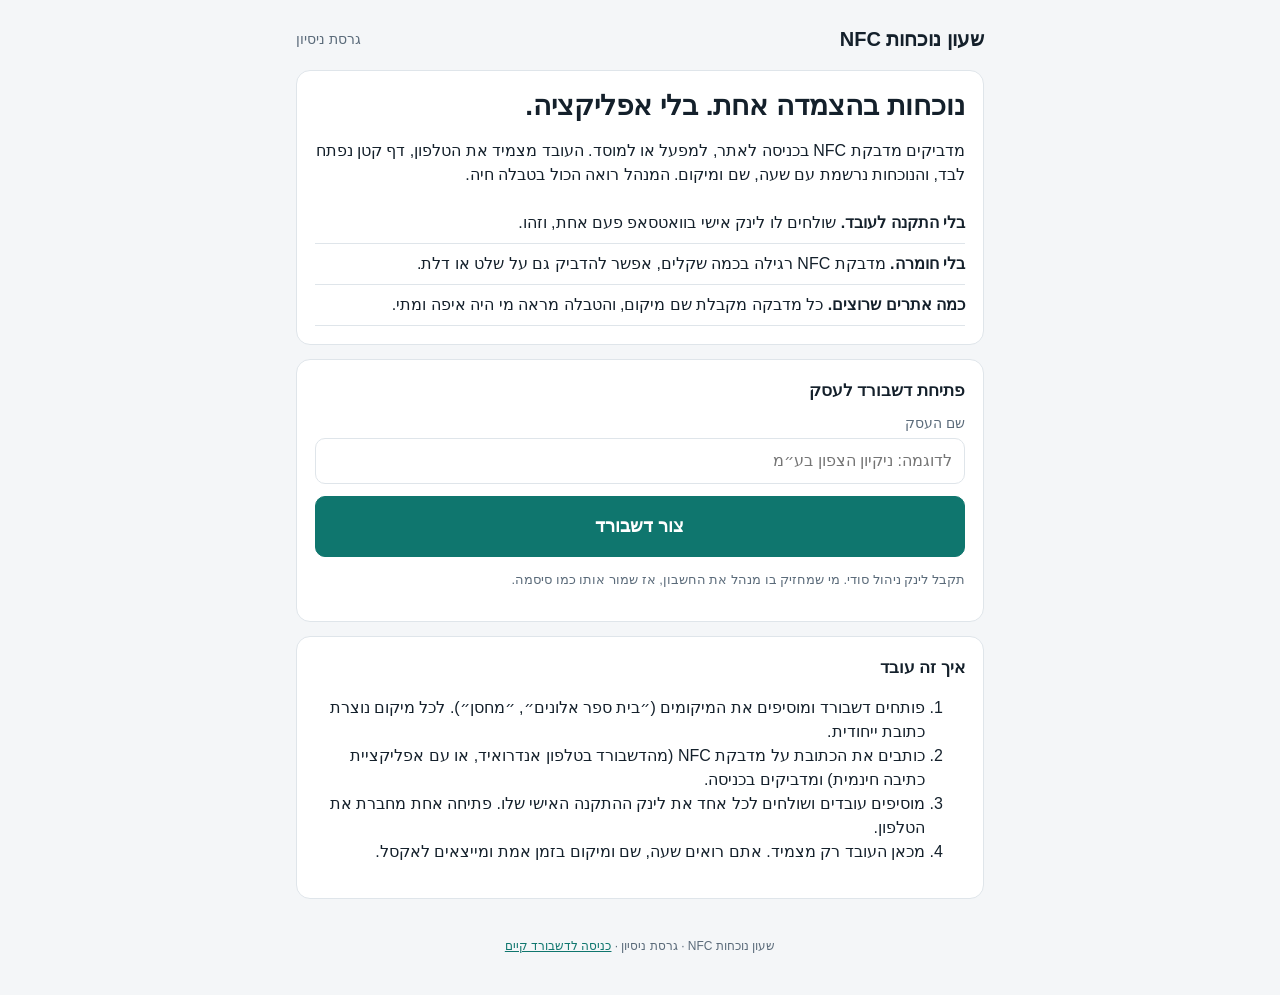
<file: index.html>
<!doctype html>
<html lang="he" dir="rtl">
<head>
<meta charset="utf-8">
<meta name="viewport" content="width=device-width, initial-scale=1">
<title>שעון נוכחות NFC — בלי אפליקציה</title>
<meta name="description" content="שעון נוכחות למעסיקים עם עובדים בשטח: מדביקים מדבקת NFC באתר, העובד מצמיד את הטלפון, הנוכחות נרשמת. בלי אפליקציה, בלי חומרה.">
<link rel="stylesheet" href="assets/app.css">
<script src="config.js"></script>
<script src="assets/app.js"></script>
</head>
<body>
<div class="wrap">
  <header class="top"><h1>שעון נוכחות NFC</h1><span class="org">גרסת ניסיון</span></header>

  <div class="card">
    <div class="big">נוכחות בהצמדה אחת. בלי אפליקציה.</div>
    <p>מדביקים מדבקת NFC בכניסה לאתר, למפעל או למוסד. העובד מצמיד את הטלפון, דף קטן נפתח לבד, והנוכחות נרשמת עם שעה, שם ומיקום. המנהל רואה הכול בטבלה חיה.</p>
    <ul class="clean">
      <li><strong>בלי התקנה לעובד.</strong> שולחים לו לינק אישי בוואטסאפ פעם אחת, וזהו.</li>
      <li><strong>בלי חומרה.</strong> מדבקת NFC רגילה בכמה שקלים, אפשר להדביק גם על שלט או דלת.</li>
      <li><strong>כמה אתרים שרוצים.</strong> כל מדבקה מקבלת שם מיקום, והטבלה מראה מי היה איפה ומתי.</li>
    </ul>
  </div>

  <div class="card" id="signup">
    <h2>פתיחת דשבורד לעסק</h2>
    <label for="orgName">שם העסק</label>
    <input id="orgName" maxlength="80" placeholder="לדוגמה: ניקיון הצפון בע״מ" autocomplete="organization">
    <div style="margin-top:12px"><button class="primary block" id="createBtn">צור דשבורד</button></div>
    <p class="small muted" id="signupErr"></p>
    <p class="small muted">תקבל לינק ניהול סודי. מי שמחזיק בו מנהל את החשבון, אז שמור אותו כמו סיסמה.</p>
  </div>

  <div class="card hidden" id="created">
    <h2 class="ok">הדשבורד מוכן</h2>
    <p>זה לינק הניהול שלך. <strong>שמור אותו עכשיו</strong> (סימניה, מנהל סיסמאות, מייל לעצמך). אין דרך לשחזר אותו.</p>
    <div class="code" id="adminUrl"></div>
    <div class="row" style="margin-top:12px">
      <button id="copyAdmin">העתק לינק</button>
      <a class="btn primary" id="openAdmin" href="#">פתח את הדשבורד</a>
    </div>
  </div>

  <div class="card">
    <h2>איך זה עובד</h2>
    <ol>
      <li>פותחים דשבורד ומוסיפים את המיקומים (״בית ספר אלונים״, ״מחסן״). לכל מיקום נוצרת כתובת ייחודית.</li>
      <li>כותבים את הכתובת על מדבקת NFC (מהדשבורד בטלפון אנדרואיד, או עם אפליקציית כתיבה חינמית) ומדביקים בכניסה.</li>
      <li>מוסיפים עובדים ושולחים לכל אחד את לינק ההתקנה האישי שלו. פתיחה אחת מחברת את הטלפון.</li>
      <li>מכאן העובד רק מצמיד. אתם רואים שעה, שם ומיקום בזמן אמת ומייצאים לאקסל.</li>
    </ol>
  </div>

  <footer>שעון נוכחות NFC · גרסת ניסיון · <a href="d/">כניסה לדשבורד קיים</a></footer>
</div>
<script>
(function () {
  var C = window.Clock, $ = function (id) { return document.getElementById(id); };
  $('createBtn').addEventListener('click', function () {
    var name = $('orgName').value.trim();
    if (!name) { $('orgName').focus(); return; }
    var b = $('createBtn'); b.disabled = true; b.textContent = 'יוצר…'; $('signupErr').textContent = '';
    C.api('/signup', { body: { org_name: name } }).then(function (r) {
      var url = C.siteBase() + 'd/?k=' + r.admin_key;
      $('adminUrl').textContent = url; $('openAdmin').href = url;
      $('copyAdmin').onclick = function () { C.copy(url); };
      $('signup').classList.add('hidden'); $('created').classList.remove('hidden');
      try { localStorage.setItem('clock_admin_key', r.admin_key); } catch (e) {}
    }, function (err) { b.disabled = false; b.textContent = 'צור דשבורד'; $('signupErr').textContent = C.msg(err); });
  });
})();
</script>
</body>
</html>
</file>
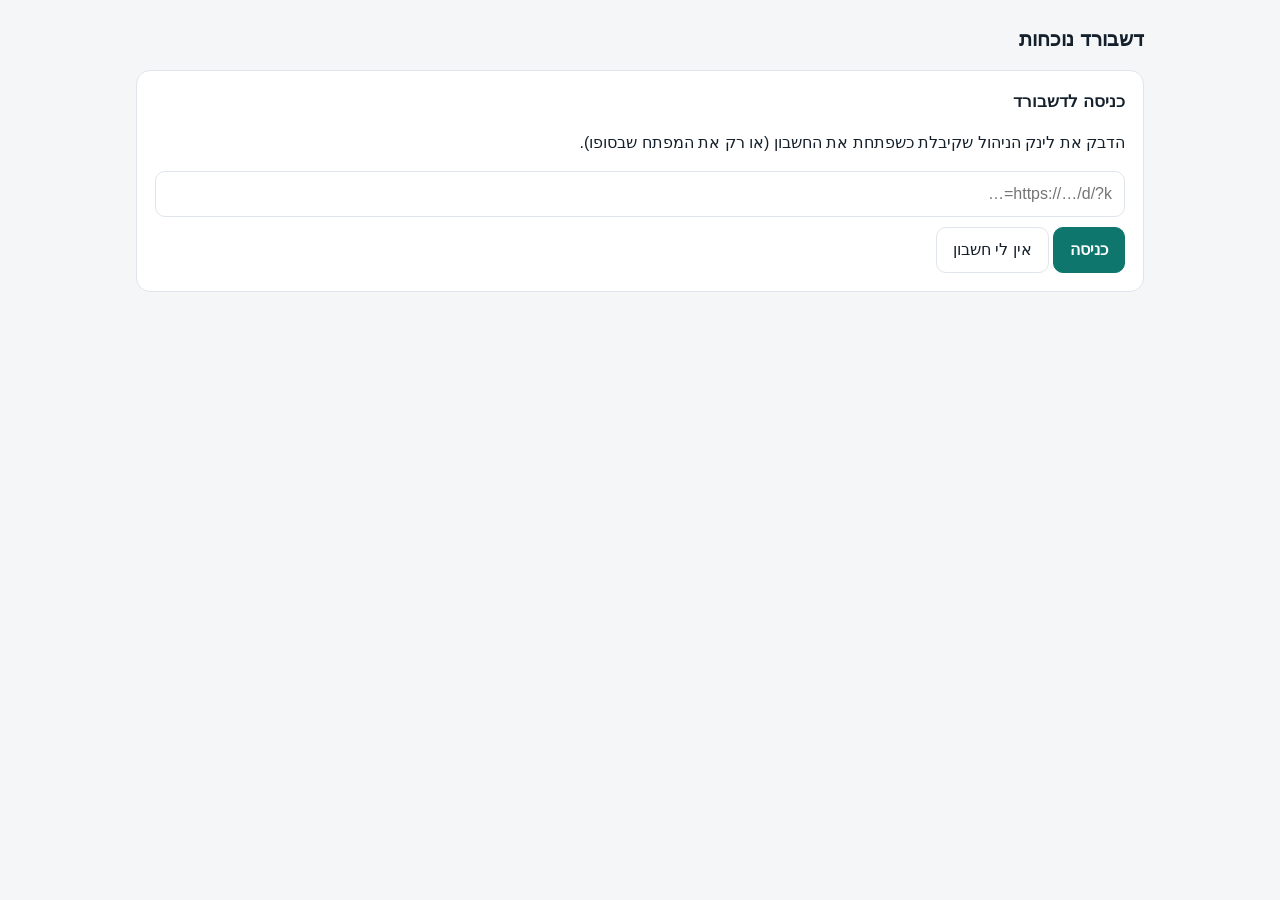
<file: d/index.html>
<!doctype html>
<html lang="he" dir="rtl">
<head>
<meta charset="utf-8">
<meta name="viewport" content="width=device-width, initial-scale=1">
<meta name="robots" content="noindex">
<title>דשבורד נוכחות</title>
<link rel="stylesheet" href="../assets/app.css">
<script src="../config.js"></script>
<script src="../assets/app.js"></script>
</head>
<body>
<div class="wrap wide">
  <header class="top"><h1>דשבורד נוכחות</h1><span class="org" id="orgName"></span></header>

  <div class="card hidden" id="noKey">
    <h2>כניסה לדשבורד</h2>
    <p>הדבק את לינק הניהול שקיבלת כשפתחת את החשבון (או רק את המפתח שבסופו).</p>
    <input id="keyInput" placeholder="https://…/d/?k=…">
    <div style="margin-top:10px"><button class="primary" id="keyGo">כניסה</button> <a class="btn" href="../">אין לי חשבון</a></div>
  </div>

  <div id="app" class="hidden">
    <div class="tabs">
      <button data-tab="today" class="on">נוכחות</button>
      <button data-tab="workers">עובדים</button>
      <button data-tab="tags">מדבקות ומיקומים</button>
      <button data-tab="export">ייצוא</button>
    </div>

    <!-- ===== today ===== -->
    <section id="tab-today">
      <div class="card">
        <div class="row">
          <button class="fix sm" id="prevDay">‹ יום קודם</button>
          <input type="date" id="day" class="fix" style="width:auto">
          <button class="fix sm" id="nextDay">יום הבא ›</button>
          <span class="muted small" id="refreshNote"></span>
        </div>
      </div>
      <div class="card" id="nowCard">
        <h2>עכשיו בעבודה</h2>
        <div id="nowList" class="muted small">—</div>
      </div>
      <div class="card">
        <table>
          <thead><tr><th style="width:70px">שעה</th><th>שם</th><th>מיקום</th><th style="width:120px"></th></tr></thead>
          <tbody id="eventRows"></tbody>
        </table>
        <div class="row" style="margin-top:14px">
          <button class="sm fix" id="manualBtn">+ הוסף רישום ידני</button>
        </div>
        <div id="manualBox" class="hidden" style="margin-top:10px">
          <div class="row">
            <select id="mWorker"></select>
            <select id="mKind"><option value="in">כניסה</option><option value="out">סיום עבודה</option></select>
            <select id="mTag"></select>
            <input type="time" id="mTime">
            <input id="mNote" placeholder="הערה (לא חובה)" maxlength="200">
            <button class="primary fix" id="mSave">שמור</button>
          </div>
          <p class="small muted">רישום ידני מסומן כ״ידני״ בייצוא. משמש למי ששכח לסמן.</p>
        </div>
      </div>
    </section>

    <!-- ===== workers ===== -->
    <section id="tab-workers" class="hidden">
      <div class="card">
        <h2>הוספת עובד</h2>
        <div class="row">
          <input id="wName" placeholder="שם מלא" maxlength="60">
          <input id="wPhone" placeholder="נייד (לשליחה בוואטסאפ, לא חובה)" maxlength="24" inputmode="tel">
          <button class="primary fix" id="wAdd">הוסף</button>
        </div>
        <p class="small muted">אחרי ההוספה שולחים לעובד את לינק ההתקנה האישי שלו. פתיחה אחת בטלפון, וזהו.</p>
      </div>
      <div class="card">
        <table>
          <thead><tr><th>שם</th><th>מצב</th><th>לינק התקנה</th><th></th></tr></thead>
          <tbody id="workerRows"></tbody>
        </table>
      </div>
    </section>

    <!-- ===== tags ===== -->
    <section id="tab-tags" class="hidden">
      <div class="card">
        <h2>הוספת מיקום (מדבקה)</h2>
        <div class="row">
          <input id="tLoc" placeholder="שם המיקום, למשל: בית ספר אלונים" maxlength="80">
          <button class="fix" id="tGps">קח את המיקום הנוכחי שלי</button>
          <button class="primary fix" id="tAdd">צור מדבקה</button>
        </div>
        <p class="small muted" id="tGpsNote">כדאי ללחוץ ״קח את המיקום הנוכחי״ כשאתה עומד ליד המדבקה. ככה רישום מרחוק מסומן למנהל.</p>
      </div>
      <div class="card">
        <table>
          <thead><tr><th>מיקום</th><th>קוד</th><th>GPS</th><th></th></tr></thead>
          <tbody id="tagRows"></tbody>
        </table>
      </div>
      <div class="card">
        <h2>איך כותבים את הכתובת על המדבקה</h2>
        <ul class="clean small">
          <li><strong>אנדרואיד (Chrome):</strong> לחץ ״כתוב למדבקה״ ליד המיקום, הצמד מדבקה ריקה לגב הטלפון.</li>
          <li><strong>אייפון:</strong> התקן אפליקציית כתיבה חינמית (למשל NFC Tools), בחר Write ← Add a record ← URL, הדבק את הכתובת שהעתקת, לחץ Write והצמד.</li>
          <li>מדבקה שכבר נכתבה אפשר לכתוב מחדש. על דלת מתכת צריך מדבקה עם גב אנטי-מתכת, או להדביק על שלט פלסטיק.</li>
        </ul>
      </div>
    </section>

    <!-- ===== export ===== -->
    <section id="tab-export" class="hidden">
      <div class="card">
        <h2>ייצוא לאקסל (CSV)</h2>
        <div class="row">
          <div><label>מתאריך</label><input type="date" id="xFrom"></div>
          <div><label>עד תאריך</label><input type="date" id="xTo"></div>
          <button class="primary fix" id="xGo" style="align-self:flex-end">הורד קובץ</button>
        </div>
        <p class="small muted">הקובץ נפתח באקסל בעברית תקינה. עמודות: תאריך, שעה, שם, מיקום, סוג, מרחק מהמדבקה, דגלים, מקור, הערה.</p>
      </div>
      <div class="card">
        <h2>לינק הניהול</h2>
        <p class="small">כל מי שמחזיק בלינק הזה רואה ועורך את הנוכחות. שמור אותו במקום בטוח.</p>
        <button class="sm" id="copyAdminLink">העתק את לינק הניהול</button>
      </div>
    </section>
  </div>
</div>

<script>
(function () {
  var C = window.Clock, $ = function (id) { return document.getElementById(id); };
  var KEY_RE = /^[A-Za-z0-9_-]{40,48}$/;
  var key = C.qs('k') || location.hash.replace('#', '');
  if (!key) { try { key = localStorage.getItem('clock_admin_key') || ''; } catch (e) {} }
  var state = { org: null, workers: [], tags: [], day: C.todayLocal(), timer: null };

  function show(sel) { ['today', 'workers', 'tags', 'export'].forEach(function (t) { $('tab-' + t).classList.toggle('hidden', t !== sel); }); document.querySelectorAll('.tabs button').forEach(function (b) { b.classList.toggle('on', b.dataset.tab === sel); }); }
  document.querySelectorAll('.tabs button').forEach(function (b) { b.addEventListener('click', function () { show(b.dataset.tab); }); });

  function A(path, opts) { opts = opts || {}; opts.admin = key; return C.api(path, opts); }
  function base() { return C.siteBase(); }
  function installUrl(w) { return base() + 's/?k=' + w.install_key; }
  function tagUrl(t) { return base() + 't/?c=' + t.code; }
  function waUrl(w) {
    var text = 'היי ' + w.name + ', זה לינק ההתקנה האישי שלך לשעון הנוכחות של ' + state.org.name + '. פתח אותו פעם אחת בטלפון: ' + installUrl(w);
    var phone = (w.phone || '').replace(/\D/g, '');
    if (phone.indexOf('0') === 0) phone = '972' + phone.slice(1);
    return 'https://wa.me/' + phone + '?text=' + encodeURIComponent(text);
  }

  // ---- login gate ----
  if (!KEY_RE.test(key)) {
    $('noKey').classList.remove('hidden');
    $('keyGo').addEventListener('click', function () {
      var v = $('keyInput').value.trim(); var m = v.match(/k=([A-Za-z0-9_-]{40,48})/); v = m ? m[1] : v;
      if (!KEY_RE.test(v)) { C.toast('הלינק לא נראה תקין'); return; }
      location.href = location.pathname + '?k=' + v;
    });
    return;
  }
  try { localStorage.setItem('clock_admin_key', key); } catch (e) {}
  if (C.qs('k')) history.replaceState(null, '', location.pathname); // keep the secret out of the address bar
  $('app').classList.remove('hidden');

  // ---- overview (org, workers, tags, who is in now) ----
  function loadOverview() {
    return A('/admin/overview').then(function (r) {
      state.org = r.org; state.workers = r.workers; state.tags = r.tags;
      $('orgName').textContent = r.org.name; document.title = r.org.name + ' · נוכחות';
      renderNow(); renderWorkers(); renderTags(); fillManualSelects();
    });
  }
  function renderNow() {
    var ins = state.workers.filter(function (w) { return w.last && w.last.kind === 'in'; });
    $('nowList').innerHTML = ins.length ? ins.map(function (w) { return '<span class="pill">' + C.esc(w.name) + ' · ' + C.esc(w.last.location || '') + ' · ' + C.esc(w.last.time) + '</span> '; }).join('') : '<span class="muted">אף אחד לא רשום כרגע בעבודה</span>';
  }

  // ---- events of a day ----
  function loadDay() {
    $('day').value = state.day;
    return A('/admin/events?from=' + state.day + '&to=' + state.day).then(function (r) {
      var rows = $('eventRows'); rows.innerHTML = '';
      if (!r.events.length) rows.innerHTML = '<tr><td colspan="4" class="muted">אין רישומים ביום הזה</td></tr>';
      r.events.forEach(function (e) {
        var tr = document.createElement('tr'); if (e.kind === 'out') tr.className = 'out';
        var flag = e.flags.indexOf('far') >= 0 ? ' <span class="pill warn" title="המיקום שדווח רחוק מהמדבקה">' + (e.distance_m != null ? e.distance_m + ' מ׳ מהמדבקה' : 'רחוק') + '</span>' : e.flags.indexOf('no_gps') >= 0 ? ' <span class="pill gray">ללא GPS</span>' : '';
        var src = e.source === 'manual' ? ' <span class="pill gray">ידני</span>' : '';
        tr.innerHTML = '<td><strong>' + C.esc(e.time) + '</strong></td><td>' + C.esc(e.worker || '') + '</td><td>' + (e.kind === 'out' ? 'סיום עבודה' : C.esc(e.location || (e.tag_id ? 'מיקום שנמחק' : 'ללא מיקום'))) + flag + src + (e.note ? ' <span class="muted small">' + C.esc(e.note) + '</span>' : '') + '</td><td><button class="sm danger" data-del="' + e.id + '">מחק</button></td>';
        rows.appendChild(tr);
      });
      $('refreshNote').textContent = 'עודכן ' + new Date().toLocaleTimeString('he-IL', { hour: '2-digit', minute: '2-digit' });
    });
  }
  $('eventRows').addEventListener('click', function (ev) {
    var id = ev.target && ev.target.dataset && ev.target.dataset.del; if (!id) return;
    if (!confirm('למחוק את הרישום הזה?')) return;
    A('/admin/events/' + id, { method: 'DELETE' }).then(function () { refresh(); }, function (e) { C.toast(C.msg(e)); });
  });
  function shiftDay(n) { var d = new Date(state.day + 'T12:00:00Z'); d.setUTCDate(d.getUTCDate() + n); state.day = d.toISOString().slice(0, 10); loadDay(); }
  $('prevDay').addEventListener('click', function () { shiftDay(-1); });
  $('nextDay').addEventListener('click', function () { shiftDay(1); });
  $('day').addEventListener('change', function () { if ($('day').value) { state.day = $('day').value; loadDay(); } });

  // ---- manual entry ----
  function fillManualSelects() {
    $('mWorker').innerHTML = state.workers.filter(function (w) { return w.active; }).map(function (w) { return '<option value="' + w.id + '">' + C.esc(w.name) + '</option>'; }).join('');
    $('mTag').innerHTML = '<option value="">(בלי מיקום)</option>' + state.tags.map(function (t) { return '<option value="' + t.id + '">' + C.esc(t.location) + '</option>'; }).join('');
  }
  $('manualBtn').addEventListener('click', function () { $('manualBox').classList.toggle('hidden'); });
  $('mKind').addEventListener('change', function () { $('mTag').disabled = $('mKind').value === 'out'; });
  $('mSave').addEventListener('click', function () {
    var time = $('mTime').value; if (!time) { C.toast('בחר שעה'); return; }
    // local wall time of the chosen day in the org's zone → an instant
    var ts = zonedToIso(state.day, time, state.org.tz);
    A('/admin/events', { body: { worker_id: $('mWorker').value, kind: $('mKind').value, tag_id: $('mKind').value === 'in' ? ($('mTag').value || null) : null, ts: ts, note: $('mNote').value } })
      .then(function () { $('mNote').value = ''; $('manualBox').classList.add('hidden'); refresh(); C.toast('נשמר'); }, function (e) { C.toast(C.msg(e)); });
  });
  function zonedToIso(date, hhmm, tz) {
    var guess = new Date(date + 'T' + hhmm + ':00Z').getTime();
    for (var i = 0; i < 3; i++) {
      var parts = new Intl.DateTimeFormat('en-CA', { timeZone: tz, hour12: false, year: 'numeric', month: '2-digit', day: '2-digit', hour: '2-digit', minute: '2-digit' }).formatToParts(new Date(guess)).reduce(function (o, p) { o[p.type] = p.value; return o; }, {});
      var asUtc = Date.UTC(+parts.year, +parts.month - 1, +parts.day, +parts.hour % 24, +parts.minute);
      var target = new Date(date + 'T' + hhmm + ':00Z').getTime();
      var next = target - (asUtc - guess); if (next === guess) break; guess = next;
    }
    return new Date(guess).toISOString();
  }

  // ---- workers ----
  function renderWorkers() {
    var rows = $('workerRows'); rows.innerHTML = '';
    if (!state.workers.length) rows.innerHTML = '<tr><td colspan="4" class="muted">עוד אין עובדים. הוסף את הראשון למעלה.</td></tr>';
    state.workers.forEach(function (w) {
      var tr = document.createElement('tr'); if (!w.active) tr.className = 'out';
      var st = !w.active ? '<span class="pill gray">מושבת</span>' : w.bound ? '<span class="pill">טלפון מחובר</span>' : '<span class="pill warn">עוד לא פתח את הלינק</span>';
      tr.innerHTML = '<td><strong>' + C.esc(w.name) + '</strong><div class="small muted">' + C.esc(w.phone || '') + '</div></td><td>' + st + '</td>' +
        '<td><button class="sm" data-act="copy" data-id="' + w.id + '">העתק לינק</button> <a class="btn sm" target="_blank" rel="noopener" href="' + waUrl(w) + '">שלח בוואטסאפ</a></td>' +
        '<td>' + (w.bound ? '<button class="sm" data-act="unbind" data-id="' + w.id + '">נתק טלפון</button> ' : '') + '<button class="sm ' + (w.active ? 'danger' : '') + '" data-act="toggle" data-id="' + w.id + '">' + (w.active ? 'השבת' : 'הפעל') + '</button></td>';
      rows.appendChild(tr);
    });
  }
  $('wAdd').addEventListener('click', function () {
    var name = $('wName').value.trim(); if (!name) { $('wName').focus(); return; }
    A('/admin/workers', { body: { name: name, phone: $('wPhone').value.trim() || null } }).then(function () { $('wName').value = ''; $('wPhone').value = ''; loadOverview(); C.toast('נוסף'); }, function (e) { C.toast(C.msg(e)); });
  });
  $('workerRows').addEventListener('click', function (ev) {
    var b = ev.target.closest && ev.target.closest('button[data-act]'); if (!b) return;
    var w = state.workers.filter(function (x) { return x.id === b.dataset.id; })[0]; if (!w) return;
    if (b.dataset.act === 'copy') return C.copy(installUrl(w));
    if (b.dataset.act === 'unbind') { if (!confirm('לנתק את הטלפון של ' + w.name + '? הוא יצטרך לפתוח את הלינק שוב.')) return; return A('/admin/workers/' + w.id, { method: 'PATCH', body: { unbind: true } }).then(loadOverview, function (e) { C.toast(C.msg(e)); }); }
    if (b.dataset.act === 'toggle') return A('/admin/workers/' + w.id, { method: 'PATCH', body: { active: !w.active } }).then(loadOverview, function (e) { C.toast(C.msg(e)); });
  });

  // ---- tags ----
  var pendingGps = null;
  function renderTags() {
    var rows = $('tagRows'); rows.innerHTML = '';
    if (!state.tags.length) rows.innerHTML = '<tr><td colspan="4" class="muted">עוד אין מיקומים. צור את המדבקה הראשונה למעלה.</td></tr>';
    var canNfc = 'NDEFReader' in window;
    state.tags.forEach(function (t) {
      var tr = document.createElement('tr');
      tr.innerHTML = '<td><strong>' + C.esc(t.location) + '</strong><div class="small muted code">' + C.esc(tagUrl(t)) + '</div></td><td><span class="code">' + C.esc(t.code) + '</span></td>' +
        '<td class="small">' + (t.lat != null ? '✓ ' + t.lat.toFixed(4) + ', ' + t.lng.toFixed(4) : '<span class="muted">לא הוגדר</span>') + ' <button class="sm" data-act="gps" data-id="' + t.id + '">עדכן למיקומי</button></td>' +
        '<td><button class="sm" data-act="copy" data-id="' + t.id + '">העתק כתובת</button> ' + (canNfc ? '<button class="sm primary" data-act="write" data-id="' + t.id + '">כתוב למדבקה</button> ' : '') + '<button class="sm danger" data-act="del" data-id="' + t.id + '">מחק</button></td>';
      rows.appendChild(tr);
    });
  }
  $('tGps').addEventListener('click', function () {
    $('tGpsNote').textContent = 'מאתר…';
    C.locate(10000).then(function (p) { pendingGps = p; $('tGpsNote').textContent = p ? 'המיקום נשמר (דיוק ' + p.accuracy + ' מ׳). עכשיו תן שם וצור מדבקה.' : 'לא הצלחתי לקבל מיקום. אפשר ליצור בלי, ולעדכן אחר כך.'; });
  });
  $('tAdd').addEventListener('click', function () {
    var loc = $('tLoc').value.trim(); if (!loc) { $('tLoc').focus(); return; }
    var body = { location: loc }; if (pendingGps) { body.lat = pendingGps.lat; body.lng = pendingGps.lng; body.radius_m = Math.max(150, Math.min(500, pendingGps.accuracy * 2)); }
    A('/admin/tags', { body: body }).then(function () { $('tLoc').value = ''; pendingGps = null; $('tGpsNote').textContent = 'נוצר. העתק את הכתובת וכתוב אותה על המדבקה.'; loadOverview(); }, function (e) { C.toast(C.msg(e)); });
  });
  $('tagRows').addEventListener('click', function (ev) {
    var b = ev.target.closest && ev.target.closest('button[data-act]'); if (!b) return;
    var t = state.tags.filter(function (x) { return x.id === b.dataset.id; })[0]; if (!t) return;
    if (b.dataset.act === 'copy') return C.copy(tagUrl(t));
    if (b.dataset.act === 'del') { if (!confirm('למחוק את "' + t.location + '"? הרישומים הישנים יישארו בלי שם מיקום.')) return; return A('/admin/tags/' + t.id, { method: 'DELETE' }).then(loadOverview, function (e) { C.toast(C.msg(e)); }); }
    if (b.dataset.act === 'gps') { C.toast('מאתר…'); return C.locate(10000).then(function (p) { if (!p) return C.toast('אין מיקום'); return A('/admin/tags/' + t.id, { method: 'PATCH', body: { lat: p.lat, lng: p.lng, radius_m: Math.max(150, Math.min(500, p.accuracy * 2)) } }).then(loadOverview); }); }
    if (b.dataset.act === 'write') {
      b.disabled = true; b.textContent = 'הצמד מדבקה…';
      try {
        new NDEFReader().write({ records: [{ recordType: 'url', data: tagUrl(t) }] }).then(function () { C.toast('נכתב למדבקה ✓'); }, function (e) { C.toast('הכתיבה נכשלה: ' + (e && e.message)); }).then(function () { b.disabled = false; b.textContent = 'כתוב למדבקה'; });
      } catch (e) { b.disabled = false; b.textContent = 'כתוב למדבקה'; C.toast('הדפדפן הזה לא תומך בכתיבת NFC'); }
    }
  });

  // ---- export ----
  $('xFrom').value = state.day.slice(0, 8) + '01'; $('xTo').value = state.day;
  $('xGo').addEventListener('click', function () {
    var f = $('xFrom').value, t = $('xTo').value; if (!f || !t) return;
    A('/admin/events?from=' + f + '&to=' + t + '&format=csv').then(function (csv) {
      var blob = new Blob([csv], { type: 'text/csv;charset=utf-8' }); var a = document.createElement('a');
      a.href = URL.createObjectURL(blob); a.download = 'attendance-' + f + '-' + t + '.csv'; document.body.appendChild(a); a.click(); setTimeout(function () { URL.revokeObjectURL(a.href); a.remove(); }, 1000);
    }, function (e) { C.toast(C.msg(e)); });
  });
  $('copyAdminLink').addEventListener('click', function () { C.copy(base() + 'd/?k=' + key); });

  // ---- boot + refresh ----
  function refresh() { return Promise.all([loadOverview(), loadDay()]); }
  refresh().catch(function (e) {
    if (e.status === 401) { try { localStorage.removeItem('clock_admin_key'); } catch (x) {} $('app').classList.add('hidden'); $('noKey').classList.remove('hidden'); C.toast(C.msg(e)); }
    else C.toast(C.msg(e));
  });
  state.timer = setInterval(function () { if (!document.hidden && state.day === C.todayLocal(state.org && state.org.tz)) refresh().catch(function () {}); }, 15000);
  document.addEventListener('visibilitychange', function () { if (!document.hidden) refresh().catch(function () {}); });
})();
</script>
</body>
</html>
</file>
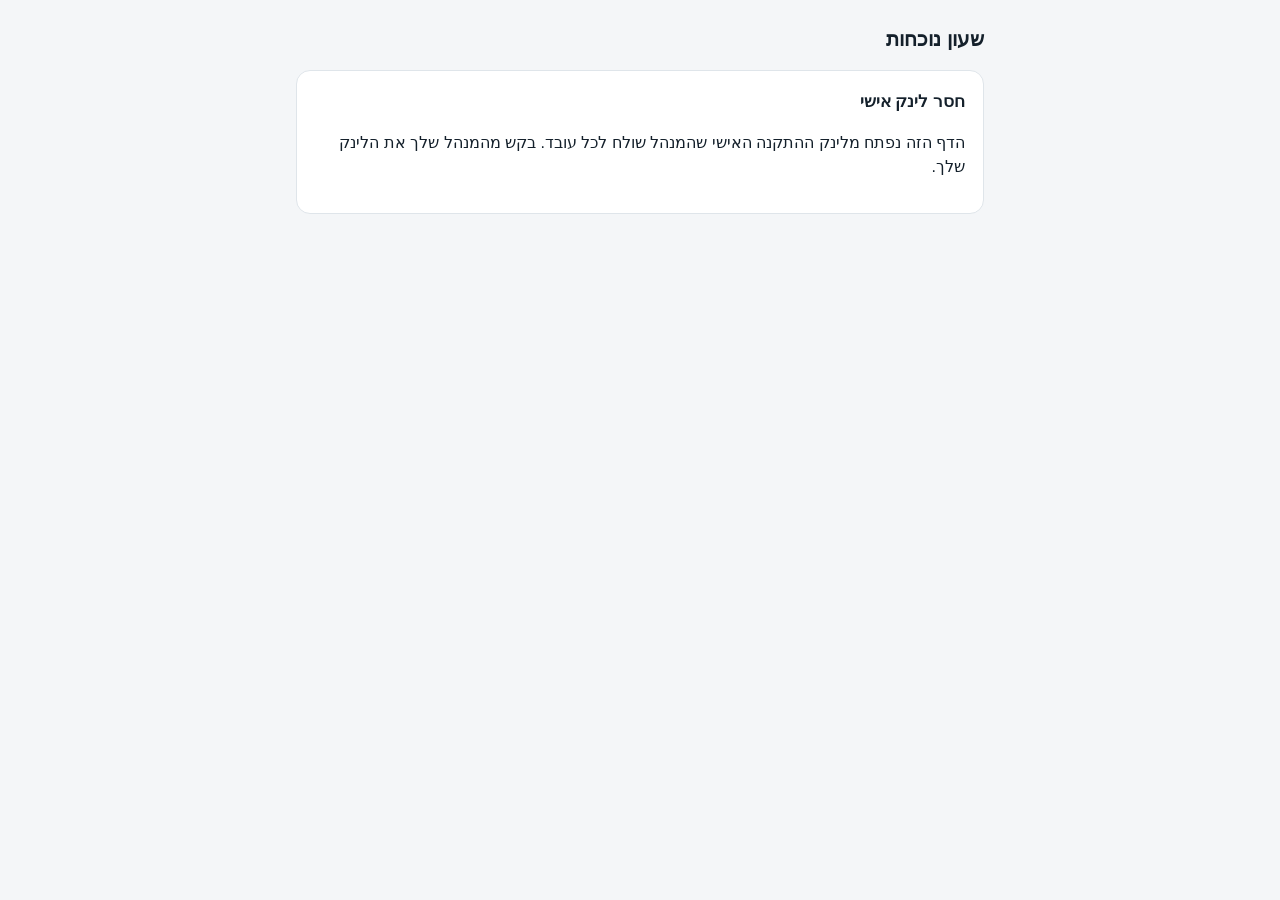
<file: s/index.html>
<!doctype html>
<html lang="he" dir="rtl">
<head>
<meta charset="utf-8">
<meta name="viewport" content="width=device-width, initial-scale=1">
<meta name="robots" content="noindex">
<title>חיבור הטלפון לשעון הנוכחות</title>
<link rel="stylesheet" href="../assets/app.css">
<script src="../config.js"></script>
<script src="../assets/app.js"></script>
</head>
<body>
<div class="wrap">
  <header class="top"><h1>שעון נוכחות</h1></header>

  <div class="card center" id="working"><div class="spinner"></div><div>מחבר את הטלפון…</div></div>

  <div class="card hidden" id="done">
    <div class="check">✓</div>
    <div class="big center" id="doneTitle"></div>
    <p class="center muted" id="doneOrg"></p>
    <div class="hint">
      <strong>מעכשיו זה פשוט:</strong> כשמגיעים לאתר, מצמידים את הטלפון למדבקה בכניסה. הדף נפתח לבד והנוכחות נרשמת.
      בסיום היום לוחצים ״סיום יום עבודה״ באותו דף.
    </div>
    <ul class="clean small muted" style="margin-top:12px">
      <li>באייפון: הטלפון צריך להיות פתוח (מסך דלוק), מצמידים את החלק העליון של הטלפון למדבקה.</li>
      <li>באנדרואיד: ודאו ש-NFC דלוק בהגדרות, מצמידים את גב הטלפון למדבקה.</li>
      <li>בפעם הראשונה הדפדפן יבקש אישור מיקום. אשרו כדי שהרישום יהיה מדויק.</li>
    </ul>
    <p class="small muted">החלפתם טלפון? פתחו את הלינק הזה שוב מהטלפון החדש.</p>
  </div>

  <div class="card hidden" id="error">
    <h2 class="bad">החיבור לא הצליח</h2>
    <p id="errorText"></p>
    <button class="primary block" onclick="location.reload()">נסה שוב</button>
  </div>

  <div class="card hidden" id="noKey">
    <h2>חסר לינק אישי</h2>
    <p>הדף הזה נפתח מלינק ההתקנה האישי שהמנהל שולח לכל עובד. בקש מהמנהל שלך את הלינק שלך.</p>
    <p class="small muted" id="currentBound"></p>
  </div>
</div>
<script>
(function () {
  var C = window.Clock, $ = function (id) { return document.getElementById(id); };
  var key = C.qs('k') || location.hash.replace('#', '');
  function show(id) { ['working', 'done', 'error', 'noKey'].forEach(function (x) { $(x).classList.toggle('hidden', x !== id); }); }
  if (!key) {
    show('noKey');
    if (C.getToken()) {
      C.api('/me', { worker: C.getToken() }).then(function (r) { $('currentBound').textContent = 'הטלפון הזה מחובר כרגע ל: ' + r.worker.name + ' (' + r.org.name + ').'; }, function () {});
    }
    return;
  }
  C.api('/bind', { body: { install_key: key } }).then(function (r) {
    C.setToken(r.token);
    history.replaceState(null, '', location.pathname); // the secret leaves the address bar / history
    show('done');
    $('doneTitle').textContent = 'שלום ' + r.worker.name + ', הטלפון מחובר';
    $('doneOrg').textContent = r.org.name;
  }, function (err) { show('error'); $('errorText').textContent = C.msg(err); });
})();
</script>
</body>
</html>
</file>
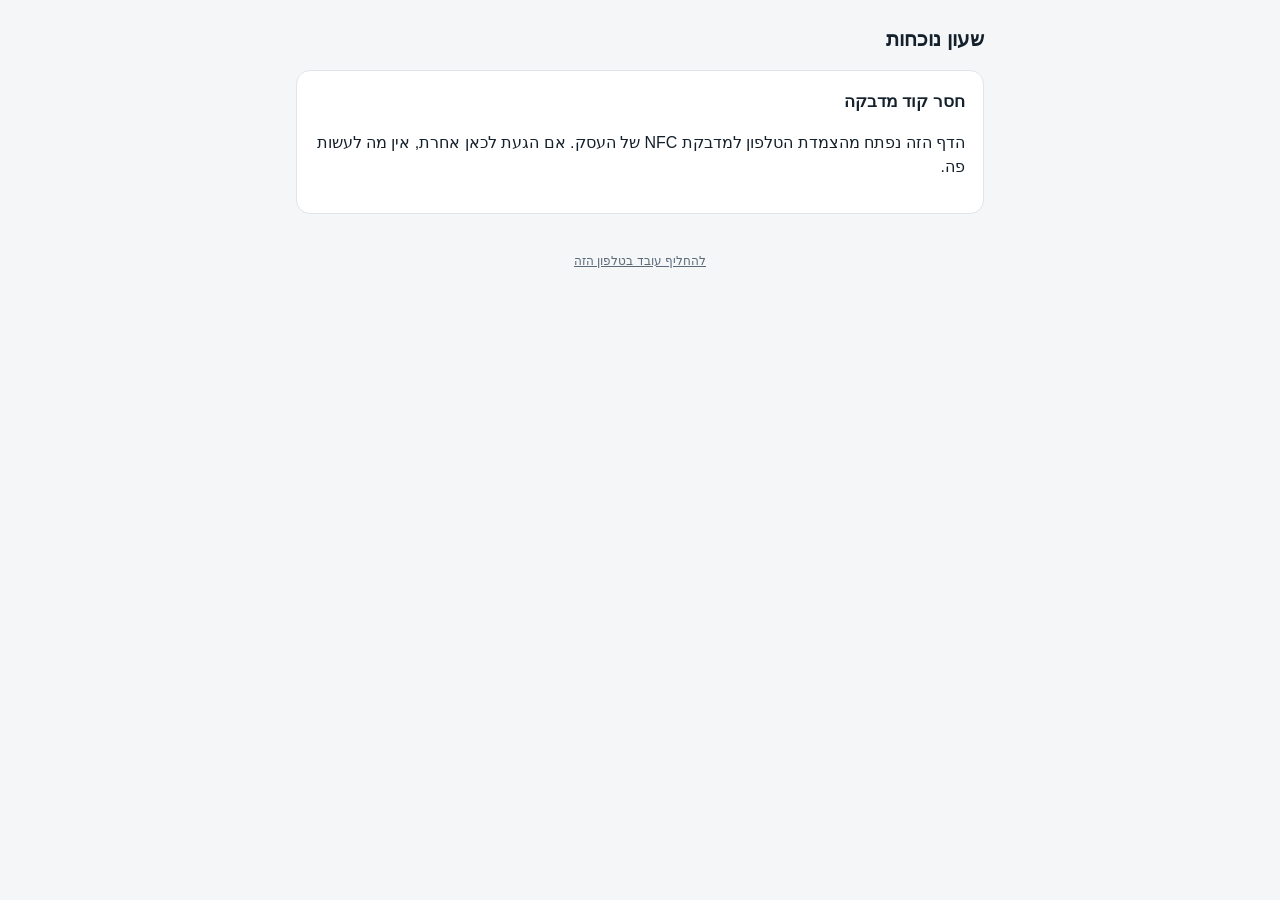
<file: t/index.html>
<!doctype html>
<html lang="he" dir="rtl">
<head>
<meta charset="utf-8">
<meta name="viewport" content="width=device-width, initial-scale=1">
<meta name="robots" content="noindex">
<title>רישום נוכחות</title>
<link rel="stylesheet" href="../assets/app.css">
<script src="../config.js"></script>
<script src="../assets/app.js"></script>
</head>
<body>
<div class="wrap">
  <header class="top"><h1>שעון נוכחות</h1><span class="org" id="orgName"></span></header>

  <!-- state: working -->
  <div class="card center" id="working">
    <div class="spinner"></div>
    <div id="workingText">רושם נוכחות…</div>
    <div class="muted small" id="gpsNote">מאתר מיקום (עד כמה שניות)</div>
  </div>

  <!-- state: done -->
  <div class="card center hidden" id="done">
    <div class="check">✓</div>
    <div class="big" id="doneTitle"></div>
    <div id="doneSub" class="muted"></div>
    <div id="doneFlag" class="small warn"></div>
  </div>

  <!-- state: not bound -->
  <div class="card hidden" id="notBound">
    <h2>הטלפון הזה עדיין לא מחובר</h2>
    <p>כדי לרשום נוכחות, פתח פעם אחת את <strong>לינק ההתקנה האישי</strong> שקיבלת מהמנהל (בוואטסאפ או במייל). אחרי זה כל הצמדה למדבקה נרשמת לבד.</p>
    <p class="muted small">אין לך לינק? בקש מהמנהל שלך לשלוח אותו שוב.</p>
  </div>

  <!-- state: error -->
  <div class="card hidden" id="error">
    <h2 class="bad">לא נרשם</h2>
    <p id="errorText"></p>
    <button class="primary block" onclick="location.reload()">נסה שוב</button>
  </div>

  <!-- today -->
  <div class="card hidden" id="todayCard">
    <h2>היום</h2>
    <table><tbody id="todayRows"></tbody></table>
    <div style="margin-top:14px">
      <button class="block" id="outBtn">סיום יום עבודה</button>
      <div class="muted small center" style="margin-top:8px">לוחצים פעם אחת כשמסיימים את היום. מעבר לאתר אחר? פשוט מצמידים למדבקה שם.</div>
    </div>
  </div>

  <div class="card hidden" id="noCode">
    <h2>חסר קוד מדבקה</h2>
    <p>הדף הזה נפתח מהצמדת הטלפון למדבקת NFC של העסק. אם הגעת לכאן אחרת, אין מה לעשות פה.</p>
  </div>

  <footer><a href="../s/" id="rebindLink" class="muted">להחליף עובד בטלפון הזה</a></footer>
</div>
<script>
(function () {
  var C = window.Clock, $ = function (id) { return document.getElementById(id); };
  var code = (C.qs('c') || location.hash.replace('#', '')).toUpperCase().replace(/[^A-Z2-9]/g, '');
  var token = C.getToken();
  var tz = 'Asia/Jerusalem';

  function show(id) { ['working', 'done', 'notBound', 'error', 'noCode'].forEach(function (x) { $(x).classList.toggle('hidden', x !== id); }); }

  function renderToday(list) {
    var rows = $('todayRows'); rows.innerHTML = '';
    if (!list || !list.length) { rows.innerHTML = '<tr><td class="muted">עוד אין רישומים היום</td></tr>'; }
    list.forEach(function (e) {
      var tr = document.createElement('tr'); if (e.kind === 'out') tr.className = 'out';
      tr.innerHTML = '<td style="width:70px"><strong>' + C.esc(e.time) + '</strong></td><td>' + (e.kind === 'out' ? 'סיום עבודה' : C.esc(e.location || (e.tag_id ? 'מיקום שנמחק' : 'ללא מיקום'))) + '</td>';
      rows.appendChild(tr);
    });
    $('todayCard').classList.remove('hidden');
  }

  function finish(r) {
    show('done');
    var e = r.event;
    $('doneTitle').textContent = (r.worker && r.worker.name ? r.worker.name + ', ' : '') + (r.dup ? 'כבר נרשמת' : 'נרשמת');
    $('doneSub').textContent = (e.location || '') + ' · ' + e.time;
    var f = e.flags || [];
    $('doneFlag').textContent = f.indexOf('far') >= 0 ? 'המיקום שלך רחוק מהמדבקה. הרישום נשמר עם סימון למנהל.' : f.indexOf('no_gps') >= 0 ? 'ללא מיקום GPS (אפשר לאשר מיקום בהגדרות הדפדפן).' : '';
    renderToday(r.today);
    if (navigator.vibrate) try { navigator.vibrate(60); } catch (x) {}
  }

  function fail(err) {
    if (err.message === 'not_bound' || err.message === 'worker_inactive') { show('notBound'); if (err.message === 'worker_inactive') $('notBound').querySelector('h2').textContent = 'העובד הזה הושבת'; return; }
    show('error'); $('errorText').textContent = C.msg(err);
  }

  function tap() {
    show('working');
    C.locate(7000).then(function (pos) {
      $('gpsNote').textContent = pos ? 'מיקום נמצא, שולח…' : 'בלי מיקום, שולח…';
      var body = { code: code };
      if (pos) { body.lat = pos.lat; body.lng = pos.lng; body.accuracy = pos.accuracy; }
      return C.api('/tap', { body: body, worker: token });
    }).then(finish, fail);
  }

  $('outBtn').addEventListener('click', function () {
    var b = $('outBtn'); b.disabled = true; b.textContent = 'רושם…';
    C.locate(5000).then(function (pos) {
      var body = {}; if (pos) { body.lat = pos.lat; body.lng = pos.lng; body.accuracy = pos.accuracy; }
      return C.api('/out', { body: body, worker: token });
    }).then(function (r) {
      b.textContent = 'נרשם סיום עבודה ✓';
      $('doneTitle').textContent = 'יום טוב!'; $('doneSub').textContent = 'סיום עבודה · ' + r.event.time; $('doneFlag').textContent = '';
      show('done'); renderToday(r.today);
    }, function (err) { b.disabled = false; b.textContent = 'סיום יום עבודה'; C.toast(C.msg(err)); });
  });

  if (!code) { show('noCode'); return; }
  if (!token) { show('notBound'); return; }
  tap();
})();
</script>
</body>
</html>
</file>
<file: assets/app.css>
/* NFC attendance clock — shared styles (RTL, mobile first) */
:root {
  --bg: #f4f6f8; --card: #ffffff; --ink: #14202b; --muted: #5b6b7a; --line: #dfe5ea;
  --brand: #0f766e; --brand-ink: #ffffff; --ok: #15803d; --warn: #b45309; --bad: #b91c1c; --soft: #e6f4f2;
}
@media (prefers-color-scheme: dark) {
  :root { --bg: #0f1418; --card: #171e24; --ink: #eef2f5; --muted: #9aa8b4; --line: #2a343d; --brand: #2dd4bf; --brand-ink: #062a27; --soft: #10302d; }
}
* { box-sizing: border-box; }
html { -webkit-text-size-adjust: 100%; }
body { margin: 0; background: var(--bg); color: var(--ink); font: 16px/1.5 -apple-system, "Segoe UI", Roboto, "Heebo", Arial, sans-serif; direction: rtl; }
a { color: var(--brand); }
.wrap { max-width: 720px; margin: 0 auto; padding: 16px; }
.wide { max-width: 1040px; }
header.top { display: flex; align-items: center; justify-content: space-between; gap: 12px; padding: 8px 0 16px; }
header.top h1 { font-size: 20px; margin: 0; }
header.top .org { color: var(--muted); font-size: 14px; }
.card { background: var(--card); border: 1px solid var(--line); border-radius: 14px; padding: 18px; margin-bottom: 14px; }
.card h2 { font-size: 17px; margin: 0 0 10px; }
.muted { color: var(--muted); }
.small { font-size: 13px; }
.big { font-size: 28px; font-weight: 700; line-height: 1.2; }
.ok { color: var(--ok); } .warn { color: var(--warn); } .bad { color: var(--bad); }
button, .btn { font: inherit; border: 1px solid var(--line); background: var(--card); color: var(--ink); border-radius: 10px; padding: 10px 16px; cursor: pointer; text-decoration: none; display: inline-block; }
button.primary, .btn.primary { background: var(--brand); color: var(--brand-ink); border-color: var(--brand); font-weight: 600; }
button.danger { color: var(--bad); }
button.sm { padding: 6px 10px; font-size: 14px; border-radius: 8px; }
button:disabled { opacity: .55; cursor: default; }
button.block { width: 100%; padding: 16px; font-size: 18px; }
input, select { font: inherit; width: 100%; padding: 10px 12px; border: 1px solid var(--line); border-radius: 10px; background: var(--card); color: var(--ink); }
label { display: block; font-size: 14px; color: var(--muted); margin: 10px 0 4px; }
.row { display: flex; gap: 10px; align-items: center; flex-wrap: wrap; }
.row > * { flex: 1 1 140px; }
.row > .fix { flex: 0 0 auto; }
table { width: 100%; border-collapse: collapse; font-size: 15px; }
th, td { text-align: right; padding: 10px 8px; border-bottom: 1px solid var(--line); vertical-align: top; }
th { color: var(--muted); font-weight: 600; font-size: 13px; }
tr.out td { color: var(--muted); }
.pill { display: inline-block; padding: 2px 10px; border-radius: 999px; font-size: 12px; background: var(--soft); color: var(--brand); }
.pill.gray { background: var(--line); color: var(--muted); }
.pill.warn { background: #fdf0e0; color: var(--warn); }
.tabs { display: flex; gap: 6px; margin-bottom: 14px; overflow-x: auto; }
.tabs button { white-space: nowrap; }
.tabs button.on { background: var(--brand); color: var(--brand-ink); border-color: var(--brand); }
.spinner { width: 28px; height: 28px; border: 3px solid var(--line); border-top-color: var(--brand); border-radius: 50%; animation: spin .9s linear infinite; margin: 20px auto; }
@keyframes spin { to { transform: rotate(360deg); } }
.check { width: 72px; height: 72px; border-radius: 50%; background: var(--ok); color: #fff; display: grid; place-items: center; font-size: 40px; margin: 6px auto 14px; }
.center { text-align: center; }
code, .code { font-family: ui-monospace, Menlo, monospace; font-size: 13px; word-break: break-all; background: var(--bg); padding: 2px 6px; border-radius: 6px; }
.toast { position: fixed; bottom: 18px; left: 50%; transform: translateX(-50%); background: var(--ink); color: var(--bg); padding: 10px 16px; border-radius: 10px; font-size: 14px; opacity: 0; transition: opacity .2s; pointer-events: none; }
.toast.show { opacity: 1; }
.hidden { display: none !important; }
ul.clean { list-style: none; padding: 0; margin: 0; }
ul.clean li { padding: 8px 0; border-bottom: 1px solid var(--line); }
.hint { background: var(--soft); border-radius: 10px; padding: 10px 12px; font-size: 14px; }
footer { color: var(--muted); font-size: 12px; text-align: center; padding: 24px 0; }
</file>
